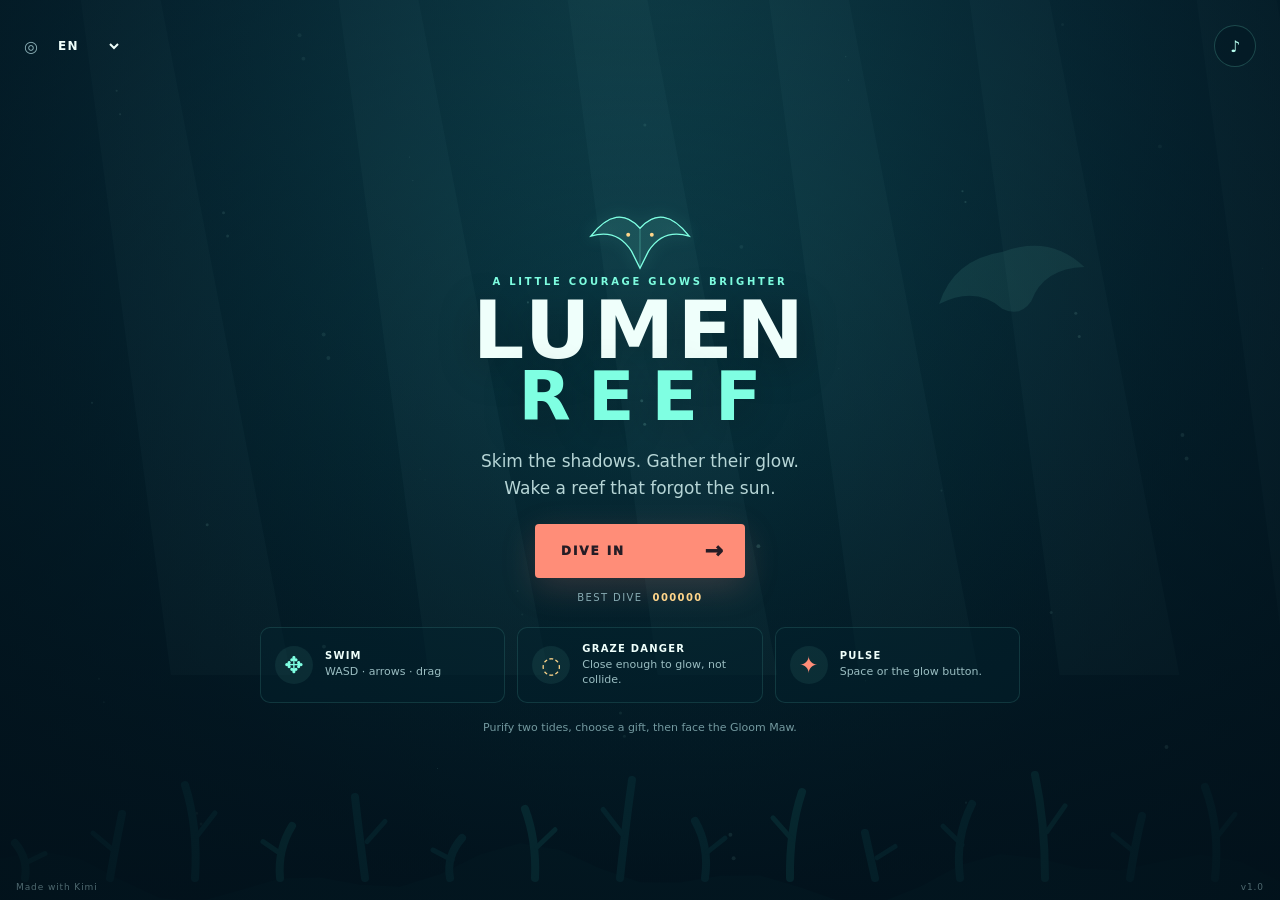
<file: index.html>
<!doctype html>
<html lang="en">
<head>
  <meta charset="utf-8">
  <meta name="viewport" content="width=device-width,initial-scale=1,viewport-fit=cover,user-scalable=no">
  <meta name="theme-color" content="#031d2a">
  <meta name="description" content="Skim danger, gather light and bring a luminous reef back to life.">
  <title>Lumen Reef</title>
  <style>:root {
  color-scheme: dark;
  --ink: #031923;
  --deep: #052b38;
  --cyan: #7fffe2;
  --cyan-soft: #b8fff0;
  --coral: #ff8d78;
  --gold: #ffd58a;
  --muted: #87abb2;
  --glass: rgba(4, 29, 39, .82);
  font-family: "Avenir Next", "Trebuchet MS", system-ui, sans-serif;
}

* { box-sizing: border-box; }
html, body { width: 100%; height: 100%; margin: 0; overflow: hidden; background: var(--ink); }
body { color: #effffb; overscroll-behavior: none; }
button, select { font: inherit; }
button { -webkit-tap-highlight-color: transparent; }
button:focus-visible, select:focus-visible { outline: 2px solid var(--cyan); outline-offset: 4px; }
button { cursor: pointer; }
.hidden { display: none !important; }
.sr-only { position: absolute; width: 1px; height: 1px; padding: 0; margin: -1px; overflow: hidden; clip: rect(0,0,0,0); white-space: nowrap; border: 0; }

#app { position: relative; width: 100%; height: 100%; min-height: 420px; isolation: isolate; }
#game { position: absolute; inset: 0; width: 100%; height: 100%; display: block; touch-action: none; }
.grain { position: absolute; inset: 0; pointer-events: none; opacity: .16; mix-blend-mode: soft-light; background-image: repeating-linear-gradient(17deg, rgba(255,255,255,.035) 0 1px, transparent 1px 5px), repeating-linear-gradient(103deg, rgba(127,255,226,.025) 0 1px, transparent 1px 7px); background-size: 19px 17px, 23px 29px; }

.hud { position: absolute; z-index: 5; left: 0; top: 0; width: 100%; display: grid; grid-template-columns: 1fr auto 1fr; align-items: start; padding: max(18px, env(safe-area-inset-top)) max(22px, env(safe-area-inset-right)) 0 max(22px, env(safe-area-inset-left)); pointer-events: none; }
.hud-cluster { display: flex; align-items: center; gap: 18px; }
.hud-right { justify-content: flex-end; }
.hud button { pointer-events: auto; }
.mini-brand { font-weight: 900; font-size: 13px; letter-spacing: .17em; line-height: 1.05; max-width: 72px; }
.mini-brand span { color: var(--cyan); }
.eyebrow { display: block; color: var(--muted); font-size: 10px; font-weight: 800; letter-spacing: .17em; }
.hearts { display: flex; gap: 6px; }
.heart { width: 18px; height: 18px; color: var(--coral); filter: drop-shadow(0 0 7px rgba(255,141,120,.35)); transition: transform .2s, opacity .2s; }
.heart.empty { color: #42606a; opacity: .55; filter: none; }
.tide-panel { text-align: center; padding: 8px 20px 10px; border: 1px solid rgba(127,255,226,.14); border-top: 0; border-radius: 0 0 16px 16px; background: rgba(3,25,35,.45); backdrop-filter: blur(8px); }
.tide-panel strong { display: block; margin-top: 3px; font-size: 14px; letter-spacing: .04em; }
.score-panel { position: relative; text-align: right; }
.score-panel strong { display: block; font-variant-numeric: tabular-nums; font-size: 20px; letter-spacing: .06em; }
.multiplier { position: absolute; right: 0; top: 100%; color: var(--gold); font-size: 12px; font-weight: 900; }
.icon-button { width: 42px; height: 42px; display: grid; place-items: center; border: 1px solid rgba(127,255,226,.2); border-radius: 50%; background: rgba(3,25,35,.55); color: var(--cyan-soft); font-weight: 800; transition: background .2s, transform .2s; }
.icon-button:hover { background: rgba(127,255,226,.13); transform: translateY(-1px); }

.charge-hud { position: absolute; z-index: 5; bottom: max(24px, env(safe-area-inset-bottom)); left: 50%; width: min(310px, 42vw); transform: translateX(-50%); pointer-events: none; }
.charge-copy { display: flex; justify-content: space-between; margin-bottom: 7px; color: var(--cyan-soft); font-size: 10px; font-weight: 900; letter-spacing: .17em; }
#chargeHint { color: var(--muted); }
.charge-track { position: relative; height: 9px; padding: 2px; overflow: hidden; border: 1px solid rgba(127,255,226,.25); border-radius: 10px; background: rgba(3,25,35,.7); }
.charge-fill { height: 100%; width: 0; border-radius: 6px; background: linear-gradient(90deg, #35a9b5, var(--cyan), var(--gold)); box-shadow: 0 0 12px rgba(127,255,226,.5); transition: width .08s linear; }
.charge-ready { position: absolute; inset: 0; border-radius: inherit; opacity: 0; box-shadow: inset 0 0 10px var(--cyan); }
.charge-hud.ready .charge-ready { animation: readyPulse 1s infinite; }
.charge-hud.ready .charge-copy { color: var(--gold); }
@keyframes readyPulse { 50% { opacity: .85; } }

.screen { position: absolute; z-index: 10; inset: 0; display: none; overflow: auto; padding: max(24px, env(safe-area-inset-top)) max(24px, env(safe-area-inset-right)) max(24px, env(safe-area-inset-bottom)) max(24px, env(safe-area-inset-left)); background: radial-gradient(circle at 50% 38%, rgba(8,66,74,.24), rgba(2,17,26,.52) 65%, rgba(2,17,26,.85)); }
.screen.visible { display: flex; }
#menuScreen { flex-direction: column; }
.screen-top { display: flex; justify-content: space-between; align-items: center; min-height: 44px; }
.language-wrap { display: flex; align-items: center; gap: 8px; color: var(--muted); }
.language-wrap select { padding: 8px 26px 8px 8px; border: 0; background: transparent; color: #effffb; font-size: 12px; font-weight: 800; letter-spacing: .12em; cursor: pointer; }
.language-wrap select option { background: var(--deep); }
.sound-button { flex: 0 0 auto; }
.sound-button.muted { color: var(--muted); }
.menu-content { width: min(760px, 100%); margin: auto; padding: 8px 0 18px; text-align: center; }
.reef-mark { width: 118px; margin: 0 auto -4px; }
.reef-mark svg { display: block; overflow: visible; }
.mark-glow { fill: rgba(127,255,226,.08); stroke: var(--cyan); stroke-width: 2; filter: drop-shadow(0 0 12px rgba(127,255,226,.35)); }
.mark-line { fill: none; stroke: rgba(127,255,226,.5); stroke-width: 1; }
.reef-mark circle { fill: var(--gold); }
.kicker { margin: 8px 0 12px; color: var(--cyan); font-size: 10px; font-weight: 900; letter-spacing: .27em; }
h1 { margin: 0; font-size: clamp(56px, 9vh, 92px); font-weight: 900; letter-spacing: .04em; line-height: .77; text-shadow: 0 8px 40px rgba(0,0,0,.3); }
h1 span { color: var(--cyan); font-size: .84em; letter-spacing: .25em; padding-left: .25em; }
.menu-description { margin: 24px auto 22px; color: #b6d5d6; font-size: clamp(14px, 2vh, 17px); line-height: 1.6; }
.primary-button { min-width: 210px; display: inline-flex; justify-content: space-between; align-items: center; gap: 28px; padding: 16px 20px 16px 26px; border: 0; border-radius: 4px; background: var(--coral); color: #251c25; box-shadow: 0 10px 35px rgba(255,141,120,.18); font-size: 12px; font-weight: 950; letter-spacing: .16em; transition: transform .18s, box-shadow .18s, background .18s; }
.primary-button:hover { transform: translateY(-2px); background: #ffa18f; box-shadow: 0 14px 40px rgba(255,141,120,.28); }
.primary-button:active { transform: translateY(1px); }
.button-arrow { font-size: 22px; line-height: 1; }
.best-line { display: flex; justify-content: center; gap: 10px; margin: 14px 0 24px; color: var(--muted); font-size: 10px; letter-spacing: .14em; }
.best-line strong { color: var(--gold); font-variant-numeric: tabular-nums; }
.how-to { display: grid; grid-template-columns: repeat(3, 1fr); gap: 12px; text-align: left; }
.how-to article { display: flex; align-items: center; gap: 12px; min-height: 76px; padding: 14px; border: 1px solid rgba(127,255,226,.12); border-radius: 10px; background: rgba(4,35,45,.45); }
.how-icon { flex: 0 0 38px; width: 38px; height: 38px; display: grid; place-items: center; border-radius: 50%; color: var(--cyan); background: rgba(127,255,226,.07); font-size: 23px; }
.graze-icon { color: var(--gold); }
.pulse-icon { color: var(--coral); }
.how-to strong { display: block; margin-bottom: 4px; font-size: 10px; letter-spacing: .12em; }
.how-to p { margin: 0; color: #9abdc1; font-size: 11px; line-height: 1.35; }
.menu-footnote { margin: 18px 0 0; color: #73999f; font-size: 11px; }
.footer-note { position: absolute; z-index: 11; left: max(16px, env(safe-area-inset-left)); right: max(16px, env(safe-area-inset-right)); bottom: max(8px, env(safe-area-inset-bottom)); display: flex; justify-content: space-between; pointer-events: none; color: rgba(153,190,193,.5); font-size: 9px; letter-spacing: .1em; }

.modal-screen { align-items: center; justify-content: center; background: rgba(2,17,26,.7); backdrop-filter: blur(9px); }
.modal-card { width: min(780px, 100%); margin: auto; padding: clamp(24px, 5vw, 46px); border: 1px solid rgba(127,255,226,.18); border-radius: 20px; background: linear-gradient(145deg, rgba(7,47,57,.96), rgba(3,25,35,.97)); box-shadow: 0 30px 90px rgba(0,0,0,.35); text-align: center; }
.modal-card .kicker { margin-top: 0; }
.modal-card h2 { margin: 8px 0 12px; font-size: clamp(30px, 5vw, 48px); letter-spacing: .04em; }
.modal-card h2 .accent { color: var(--cyan); }
.modal-card > p { max-width: 520px; margin: 0 auto 24px; color: #a8cacc; line-height: 1.6; font-size: 14px; }
.modal-actions { display: flex; flex-wrap: wrap; justify-content: center; gap: 12px; margin-top: 24px; }
.secondary-button { padding: 13px 20px; border: 1px solid rgba(127,255,226,.22); border-radius: 4px; background: transparent; color: var(--cyan-soft); font-size: 11px; font-weight: 850; letter-spacing: .12em; }
.secondary-button:hover { background: rgba(127,255,226,.08); }
.upgrade-grid { display: grid; grid-template-columns: repeat(3, 1fr); gap: 12px; margin-top: 26px; }
.upgrade-card { position: relative; min-height: 195px; padding: 22px 16px 18px; border: 1px solid rgba(127,255,226,.17); border-radius: 12px; background: rgba(127,255,226,.035); color: #effffb; text-align: left; transition: transform .18s, border-color .18s, background .18s; }
.upgrade-card:hover { transform: translateY(-5px); border-color: var(--cyan); background: rgba(127,255,226,.09); }
.upgrade-icon { display: block; margin-bottom: 18px; color: var(--gold); font-size: 32px; }
.upgrade-card strong { display: block; margin-bottom: 8px; color: var(--cyan-soft); font-size: 12px; letter-spacing: .1em; }
.upgrade-card p { margin: 0; color: #9dbfc2; font-size: 12px; line-height: 1.5; }
.upgrade-card small { position: absolute; right: 14px; bottom: 12px; color: var(--coral); font-size: 16px; }
.result-stats { display: grid; grid-template-columns: repeat(3, 1fr); gap: 10px; margin: 24px 0; }
.result-stats div { padding: 14px 8px; border-radius: 8px; background: rgba(127,255,226,.05); }
.result-stats span { display: block; margin-bottom: 6px; color: var(--muted); font-size: 9px; letter-spacing: .14em; }
.result-stats strong { color: var(--gold); font-size: 21px; font-variant-numeric: tabular-nums; }

.toast { position: absolute; z-index: 7; left: 50%; top: 22%; max-width: min(500px, 85vw); padding: 10px 18px; border-radius: 30px; background: rgba(3,25,35,.68); color: var(--cyan-soft); font-size: 12px; font-weight: 850; letter-spacing: .12em; text-align: center; pointer-events: none; opacity: 0; transform: translate(-50%, -8px); transition: opacity .3s, transform .3s; }
.toast.show { opacity: 1; transform: translate(-50%, 0); }

.touch-controls { position: absolute; z-index: 6; inset: 0; pointer-events: none; }
.joystick { position: absolute; left: max(24px, env(safe-area-inset-left)); bottom: max(28px, env(safe-area-inset-bottom)); width: 104px; height: 104px; border: 1px solid rgba(127,255,226,.18); border-radius: 50%; background: rgba(3,25,35,.22); }
.joystick-knob { position: absolute; left: 50%; top: 50%; width: 44px; height: 44px; margin: -22px; border: 1px solid rgba(127,255,226,.4); border-radius: 50%; background: rgba(127,255,226,.12); box-shadow: 0 0 20px rgba(127,255,226,.08); }
.pulse-button { position: absolute; right: max(26px, env(safe-area-inset-right)); bottom: max(34px, env(safe-area-inset-bottom)); width: 88px; height: 88px; display: grid; place-content: center; border: 1px solid rgba(127,255,226,.35); border-radius: 50%; background: rgba(5,48,58,.6); color: var(--cyan); pointer-events: auto; touch-action: manipulation; }
.pulse-button span { font-size: 30px; line-height: 1; }
.pulse-button small { margin-top: 4px; font-size: 8px; font-weight: 900; letter-spacing: .13em; }
.pulse-button.ready { background: rgba(127,255,226,.18); box-shadow: 0 0 25px rgba(127,255,226,.18); }
.pulse-button:active { transform: scale(.94); }

@media (pointer: coarse) {
  .charge-hud { bottom: max(20px, env(safe-area-inset-bottom)); width: 34vw; }
  .charge-copy { justify-content: center; }
  #chargeHint { display: none; }
}
@media (max-width: 650px) {
  #app { min-height: 360px; }
  .screen { padding: 18px; }
  .menu-content { padding-top: 0; }
  .reef-mark { width: 84px; }
  .kicker { font-size: 8px; letter-spacing: .2em; }
  h1 { font-size: clamp(48px, 8vh, 68px); }
  .menu-description { margin: 18px auto; font-size: 13px; }
  .how-to { grid-template-columns: 1fr; gap: 7px; }
  .how-to article { min-height: 52px; padding: 8px 12px; }
  .how-icon { width: 32px; height: 32px; flex-basis: 32px; font-size: 18px; }
  .menu-footnote { display: none; }
  .best-line { margin-bottom: 14px; }
  .hud { padding: max(12px, env(safe-area-inset-top)) 12px 0; }
  .mini-brand { display: none; }
  .hud-cluster { gap: 8px; }
  .heart { width: 14px; height: 14px; }
  .tide-panel { padding: 5px 12px 8px; }
  .score-panel strong { font-size: 16px; }
  .icon-button { width: 36px; height: 36px; }
  .upgrade-grid { grid-template-columns: 1fr; }
  .upgrade-card { min-height: 100px; padding: 14px 16px 14px 70px; }
  .upgrade-icon { position: absolute; left: 20px; top: 26px; margin: 0; }
  .modal-card { padding: 22px 18px; }
  .modal-card > p { margin-bottom: 16px; }
  .result-stats strong { font-size: 17px; }
}
@media (max-height: 690px) and (min-width: 651px) {
  .reef-mark { width: 76px; }
  .menu-description { margin: 14px auto; }
  .best-line { margin: 10px 0 14px; }
  .how-to article { min-height: 60px; padding: 10px; }
  .menu-footnote { margin-top: 10px; }
}
@media (max-height: 620px) {
  .reef-mark, .menu-footnote { display: none; }
  .menu-description { margin: 12px auto; }
  .how-to { margin-top: 8px; }
  .footer-note { display: none; }
}
@media (prefers-reduced-motion: reduce) {
  *, *::before, *::after { animation-duration: .01ms !important; animation-iteration-count: 1 !important; transition-duration: .01ms !important; }
}
</style>
</head>
<body>
  <main id="app">
    <canvas id="game" role="img" aria-label="Lumen Reef game area"></canvas>
    <div class="grain" aria-hidden="true"></div>

    <header id="hud" class="hud hidden" aria-label="Game status">
      <div class="hud-cluster hud-left">
        <div class="mini-brand">LUMEN <span>REEF</span></div>
        <div id="hearts" class="hearts" aria-label="Health"></div>
      </div>
      <div class="tide-panel">
        <span id="tideLabel" class="eyebrow">TIDE 1 / 3</span>
        <strong id="objective">0 / 8</strong>
      </div>
      <div class="hud-cluster hud-right">
        <div class="score-panel"><span class="eyebrow" data-i18n="score">SCORE</span><strong id="score">000000</strong><span id="multiplier" class="multiplier">×1</span></div>
        <button id="pauseButton" class="icon-button" aria-label="Pause" title="Pause (P)">Ⅱ</button>
      </div>
    </header>

    <section id="chargeHud" class="charge-hud hidden" aria-label="Light charge">
      <div class="charge-copy"><span data-i18n="glow">GLOW</span><span id="chargeHint">SPACE</span></div>
      <div class="charge-track"><div id="chargeFill" class="charge-fill"></div><div id="chargeReady" class="charge-ready"></div></div>
    </section>

    <div id="toast" class="toast" role="status" aria-live="polite"></div>
    <div id="announcement" class="sr-only" aria-live="polite"></div>

    <section id="menuScreen" class="screen visible" aria-labelledby="gameTitle">
      <div class="screen-top">
        <div class="language-wrap">
          <span aria-hidden="true">◎</span>
          <select id="languageSelect" aria-label="Language">
            <option value="en">EN</option>
            <option value="fr">FR</option>
            <option value="es">ES</option>
          </select>
        </div>
        <button id="soundButton" class="icon-button sound-button" aria-label="Mute sound" title="Sound (M)">♪</button>
      </div>
      <div class="menu-content">
        <div class="reef-mark" aria-hidden="true">
          <svg viewBox="0 0 180 110"><path class="mark-glow" d="M15 55Q55 4 90 43Q125 4 165 55Q125 43 103 78L90 104L77 78Q55 43 15 55Z"/><path class="mark-line" d="M15 55Q55 4 90 43Q125 4 165 55M90 43L90 104"/><circle cx="72" cy="53" r="3"/><circle cx="108" cy="53" r="3"/></svg>
        </div>
        <p class="kicker" data-i18n="kicker">A LITTLE COURAGE GLOWS BRIGHTER</p>
        <h1 id="gameTitle">LUMEN<br><span>REEF</span></h1>
        <p class="menu-description" data-i18n="tagline">Skim the shadows. Gather their glow.<br>Wake a reef that forgot the sun.</p>
        <button id="startButton" class="primary-button"><span data-i18n="dive">DIVE IN</span><span class="button-arrow">→</span></button>
        <div class="best-line"><span data-i18n="best">BEST DIVE</span><strong id="bestScore">000000</strong></div>
        <div class="how-to">
          <article><div class="how-icon move-icon" aria-hidden="true">✥</div><div><strong data-i18n="moveTitle">SWIM</strong><p data-i18n="moveText">WASD · arrows · drag</p></div></article>
          <article><div class="how-icon graze-icon" aria-hidden="true">◌</div><div><strong data-i18n="grazeTitle">GRAZE DANGER</strong><p data-i18n="grazeText">Close enough to glow, not collide.</p></div></article>
          <article><div class="how-icon pulse-icon" aria-hidden="true">✦</div><div><strong data-i18n="pulseTitle">PULSE</strong><p data-i18n="pulseText">Space or the glow button.</p></div></article>
        </div>
        <p class="menu-footnote" data-i18n="objectiveText">Purify two tides, choose a gift, then face the Gloom Maw.</p>
      </div>
    </section>

    <section id="modalScreen" class="screen modal-screen" aria-live="polite">
      <div id="modalCard" class="modal-card"></div>
    </section>

    <div id="touchControls" class="touch-controls hidden" aria-hidden="true">
      <div id="joystick" class="joystick"><div id="joystickKnob" class="joystick-knob"></div></div>
      <button id="pulseButton" class="pulse-button" tabindex="-1"><span>✦</span><small data-i18n="pulse">PULSE</small></button>
    </div>

    <footer class="footer-note"><span>Made with Kimi</span><span>v1.0</span></footer>
  </main>
  <script>(() => {
  "use strict";

  const $ = (id) => document.getElementById(id);
  const canvas = $("game");
  const ctx = canvas.getContext("2d", { alpha: false });
  const ui = {
    hud: $("hud"), charge: $("chargeHud"), hearts: $("hearts"), tide: $("tideLabel"),
    objective: $("objective"), score: $("score"), multiplier: $("multiplier"),
    chargeFill: $("chargeFill"), chargeHint: $("chargeHint"), menu: $("menuScreen"),
    modal: $("modalScreen"), modalCard: $("modalCard"), toast: $("toast"),
    best: $("bestScore"), touch: $("touchControls"), pulseButton: $("pulseButton"),
    language: $("languageSelect"), sound: $("soundButton"), announcement: $("announcement")
  };

  const messages = {
    en: {
      score: "SCORE", glow: "GLOW", kicker: "A LITTLE COURAGE GLOWS BRIGHTER",
      tagline: "Skim the shadows. Gather their glow.<br>Wake a reef that forgot the sun.",
      dive: "DIVE IN", best: "BEST DIVE", moveTitle: "SWIM", moveText: "WASD · arrows · drag",
      grazeTitle: "GRAZE DANGER", grazeText: "Close enough to glow, not collide.",
      pulseTitle: "PULSE", pulseText: "Space or the glow button.", pulse: "PULSE",
      objectiveText: "Purify two tides, choose a gift, then face the Gloom Maw.",
      tide: "TIDE", purified: "PURIFIED", maw: "GLOOM MAW", ready: "PULSE READY",
      space: "SPACE", tideOne: "Tide I · The Sleeping Garden", tideTwo: "Tide II · The Restless Blue",
      finalTide: "Final tide · The Gloom Maw", firstHint: "Collect motes. Skim danger to charge your glow.",
      pulseHint: "Your glow is ready — pulse!", secondHint: "Eels flash before they charge. Read the water.",
      bossHint: "Pulse near the Maw. Clear its shadow shards.", giftKicker: "THE REEF OFFERS A GIFT",
      giftTitle: "Carry one light onward.", giftText: "Choose a blessing for the next tide. One heart is restored.",
      pauseKicker: "THE CURRENT WAITS", pauseTitle: "Paused", pauseText: "Take a breath. The reef will be here.",
      resume: "KEEP SWIMMING", restart: "DIVE AGAIN", menu: "BACK TO THE SURFACE",
      victoryKicker: "THE REEF REMEMBERS", victoryTitle: "Let there be light.",
      victoryText: "The Gloom Maw dissolves into a thousand little dawns. Your current carries on.",
      defeatKicker: "THE LIGHT FLICKERS", defeatTitle: "One more dive?",
      defeatText: "Even the smallest glow changes the deep. The reef is ready for your return.",
      finalScore: "SCORE", bestScore: "BEST", spirits: "SPIRITS", newBest: "A new brightest dive!",
      phaseTwo: "The Maw is fraying — stay bright!", notReady: "Gather more glow", seed: "REEF",
      wideName: "WIDE RIPPLE", wideDesc: "Your pulse reaches 25% farther.",
      swiftName: "SWIFT FIN", swiftDesc: "Swim 15% faster and turn with more snap.",
      heartName: "WARM CURRENT", heartDesc: "Gain one maximum heart and heal two.",
      magnetName: "MOTE MAGNET", magnetDesc: "Draw lucioles from much farther away.",
      grazeName: "BRAVE GLOW", grazeDesc: "Grazing danger charges 45% more light.",
      echoName: "SOFT ECHO", echoDesc: "Pulses cost 8 less glow.",
      comboName: "LONG MELODY", comboDesc: "Combos linger two seconds longer.",
      shieldName: "PEARL WARD", shieldDesc: "A pearl blocks one collision each tide.",
      ward: "PEARL WARD", bossDefeated: "The deep blooms again", paused: "Paused",
      health: "Health", soundOn: "Sound on", soundOff: "Sound muted"
    },
    fr: {
      score: "SCORE", glow: "LUEUR", kicker: "UN PEU DE COURAGE ILLUMINE TOUT",
      tagline: "Frôle les ombres. Récolte leur lueur.<br>Réveille un récif qui a oublié le soleil.",
      dive: "PLONGER", best: "MEILLEURE PLONGÉE", moveTitle: "NAGER", moveText: "ZQSD · flèches · glisser",
      grazeTitle: "FRÔLER LE DANGER", grazeText: "Assez près pour luire, sans collision.",
      pulseTitle: "PULSER", pulseText: "Espace ou le bouton lueur.", pulse: "PULSER",
      objectiveText: "Purifie deux marées, choisis un don, puis affronte la Gueule sombre.",
      tide: "MARÉE", purified: "PURIFIÉS", maw: "GUEULE SOMBRE", ready: "PULSATION PRÊTE",
      space: "ESPACE", tideOne: "Marée I · Le jardin endormi", tideTwo: "Marée II · Le bleu agité",
      finalTide: "Dernière marée · La Gueule sombre", firstHint: "Cueille les lucioles. Frôle le danger pour charger ta lueur.",
      pulseHint: "Ta lueur est prête — pulse !", secondHint: "Les murènes brillent avant de charger. Lis le courant.",
      bossHint: "Pulse près de la Gueule. Dissipe ses éclats d’ombre.", giftKicker: "LE RÉCIF T’OFFRE UN DON",
      giftTitle: "Emporte une lumière.", giftText: "Choisis une bénédiction pour la marée suivante. Un cœur est restauré.",
      pauseKicker: "LE COURANT ATTEND", pauseTitle: "Pause", pauseText: "Respire. Le récif sera toujours là.",
      resume: "CONTINUER À NAGER", restart: "REPLONGER", menu: "REMONTER À LA SURFACE",
      victoryKicker: "LE RÉCIF SE SOUVIENT", victoryTitle: "Que la lumière soit.",
      victoryText: "La Gueule sombre se dissout en mille petites aubes. Ton courant continue de briller.",
      defeatKicker: "LA LUEUR VACILLE", defeatTitle: "Encore une plongée ?",
      defeatText: "Même la plus petite lueur change les profondeurs. Le récif attend ton retour.",
      finalScore: "SCORE", bestScore: "RECORD", spirits: "ESPRITS", newBest: "Ta plus belle plongée !",
      phaseTwo: "La Gueule se fissure — continue de briller !", notReady: "Récolte encore de la lueur", seed: "RÉCIF",
      wideName: "GRANDE ONDE", wideDesc: "Ta pulsation porte 25 % plus loin.",
      swiftName: "NAGEOIRE VIVE", swiftDesc: "Nage 15 % plus vite et tourne avec plus d’élan.",
      heartName: "COURANT TIÈDE", heartDesc: "Gagne un cœur maximum et soigne-en deux.",
      magnetName: "AIMANT À LUCIOLES", magnetDesc: "Attire les lucioles de beaucoup plus loin.",
      grazeName: "LUEUR INTRÉPIDE", grazeDesc: "Frôler le danger charge 45 % de lumière en plus.",
      echoName: "DOUX ÉCHO", echoDesc: "Les pulsations coûtent 8 de lueur en moins.",
      comboName: "LONGUE MÉLODIE", comboDesc: "Les combos durent deux secondes de plus.",
      shieldName: "GARDE-PERLE", shieldDesc: "Une perle bloque une collision à chaque marée.",
      ward: "GARDE-PERLE", bossDefeated: "Les profondeurs refleurissent", paused: "Pause",
      health: "Santé", soundOn: "Son activé", soundOff: "Son coupé"
    },
    es: {
      score: "PUNTOS", glow: "BRILLO", kicker: "UN POCO DE VALOR ILUMINA LAS PROFUNDIDADES",
      tagline: "Roza las sombras. Recoge su brillo.<br>Despierta un arrecife que olvidó el sol.",
      dive: "SUMERGIRSE", best: "MEJOR INMERSIÓN", moveTitle: "NADAR", moveText: "WASD · flechas · arrastrar",
      grazeTitle: "ROZAR EL PELIGRO", grazeText: "Lo bastante cerca para brillar, sin chocar.",
      pulseTitle: "PULSAR", pulseText: "Espacio o el botón de brillo.", pulse: "PULSAR",
      objectiveText: "Purifica dos mareas, elige un don y enfréntate a la Fauciombra.",
      tide: "MAREA", purified: "PURIFICADOS", maw: "FAUCIOMBRA", ready: "PULSO LISTO",
      space: "ESPACIO", tideOne: "Marea I · El jardín dormido", tideTwo: "Marea II · El azul inquieto",
      finalTide: "Marea final · La Fauciombra", firstHint: "Recoge luciérnagas. Roza el peligro para cargar tu brillo.",
      pulseHint: "Tu brillo está listo: ¡pulsa!", secondHint: "Las morenas brillan antes de embestir. Lee el agua.",
      bossHint: "Pulsa junto a las fauces. Disipa sus esquirlas de sombra.", giftKicker: "EL ARRECIFE TE OFRECE UN DON",
      giftTitle: "Lleva una luz contigo.", giftText: "Elige una bendición para la siguiente marea. Recuperas un corazón.",
      pauseKicker: "LA CORRIENTE ESPERA", pauseTitle: "Pausa", pauseText: "Respira. El arrecife seguirá aquí.",
      resume: "SEGUIR NADANDO", restart: "NADAR OTRA VEZ", menu: "VOLVER A LA SUPERFICIE",
      victoryKicker: "EL ARRECIFE RECUERDA", victoryTitle: "Que se haga la luz.",
      victoryText: "La Fauciombra se disuelve en mil pequeños amaneceres. Tu corriente sigue viva.",
      defeatKicker: "LA LUZ TITILA", defeatTitle: "¿Otra inmersión?",
      defeatText: "Hasta el brillo más pequeño cambia el abismo. El arrecife espera tu regreso.",
      finalScore: "PUNTOS", bestScore: "RÉCORD", spirits: "ESPÍRITUS", newBest: "¡Tu inmersión más brillante!",
      phaseTwo: "¡La Fauciombra se resquebraja! ¡Sigue brillando!", notReady: "Reúne más brillo", seed: "ARRECIFE",
      wideName: "ONDA AMPLIA", wideDesc: "Tu pulso llega un 25 % más lejos.",
      swiftName: "ALETA ÁGIL", swiftDesc: "Nada un 15 % más rápido y gira con más impulso.",
      heartName: "CORRIENTE CÁLIDA", heartDesc: "Gana un corazón máximo y recupera dos.",
      magnetName: "IMÁN DE LUCIOLES", magnetDesc: "Atrae luciérnagas desde mucho más lejos.",
      grazeName: "BRILLO AUDAZ", grazeDesc: "Rozar el peligro carga un 45 % más de luz.",
      echoName: "ECO SUAVE", echoDesc: "Los pulsos cuestan 8 menos de brillo.",
      comboName: "MELODÍA LARGA", comboDesc: "Los combos duran dos segundos más.",
      shieldName: "GUARDA DE PERLA", shieldDesc: "Una perla bloquea una colisión en cada marea.",
      ward: "GUARDA DE PERLA", bossDefeated: "El abismo florece de nuevo", paused: "Pausa",
      health: "Salud", soundOn: "Sonido activado", soundOff: "Sonido silenciado"
    }
  };

  const upgradePool = [
    { id: "wide", icon: "◎", name: "wideName", desc: "wideDesc" },
    { id: "swift", icon: "≈", name: "swiftName", desc: "swiftDesc" },
    { id: "heart", icon: "♡", name: "heartName", desc: "heartDesc" },
    { id: "magnet", icon: "⌁", name: "magnetName", desc: "magnetDesc" },
    { id: "graze", icon: "◌", name: "grazeName", desc: "grazeDesc" },
    { id: "echo", icon: "✦", name: "echoName", desc: "echoDesc" },
    { id: "combo", icon: "♪", name: "comboName", desc: "comboDesc" },
    { id: "shield", icon: "◇", name: "shieldName", desc: "shieldDesc" }
  ];

  let language = "en";
  let muted = false;
  try {
    const savedLanguage = localStorage.getItem("lumen-language");
    if (["en", "fr", "es"].includes(savedLanguage)) language = savedLanguage;
    muted = localStorage.getItem("lumen-muted") === "true";
  } catch (_) {}

  const t = (key) => (messages[language] && messages[language][key]) || messages.en[key] || key;
  const clamp = (value, min, max) => Math.max(min, Math.min(max, value));
  const distance = (a, b) => Math.hypot(a.x - b.x, a.y - b.y);
  const padScore = (value) => Math.floor(value).toString().padStart(6, "0");
  const query = new URLSearchParams(location.search);
  const querySeed = query.get("seed");
  const demoMode = query.get("demo") === "1";
  let seed = Number(querySeed) || ((Date.now() ^ (Math.random() * 0xffffffff)) >>> 0);
  let randomState = seed >>> 0;
  const random = () => {
    randomState = (randomState + 0x6d2b79f5) >>> 0;
    let n = randomState;
    n = Math.imul(n ^ (n >>> 15), n | 1);
    n ^= n + Math.imul(n ^ (n >>> 7), n | 61);
    return ((n ^ (n >>> 14)) >>> 0) / 4294967296;
  };
  const range = (min, max) => min + random() * (max - min);

  class ReefAudio {
    constructor() { this.context = null; this.master = null; }
    init() {
      if (!this.context) {
        const AudioContext = window.AudioContext || window.webkitAudioContext;
        if (!AudioContext) return;
        this.context = new AudioContext();
        this.master = this.context.createGain();
        this.master.gain.value = muted ? 0 : 0.5;
        this.master.connect(this.context.destination);
      }
      if (this.context.state === "suspended") this.context.resume().catch(() => {});
    }
    setMuted(value) {
      if (!this.master || !this.context) return;
      this.master.gain.setTargetAtTime(value ? 0 : 0.5, this.context.currentTime, 0.03);
    }
    tone(frequency, duration, type = "sine", volume = 0.08, delay = 0, endFrequency = null) {
      if (!this.context || !this.master || muted) return;
      const now = this.context.currentTime + delay;
      const oscillator = this.context.createOscillator();
      const gain = this.context.createGain();
      oscillator.type = type;
      oscillator.frequency.setValueAtTime(frequency, now);
      if (endFrequency) oscillator.frequency.exponentialRampToValueAtTime(endFrequency, now + duration);
      gain.gain.setValueAtTime(0.0001, now);
      gain.gain.exponentialRampToValueAtTime(volume, now + Math.min(0.025, duration / 3));
      gain.gain.exponentialRampToValueAtTime(0.0001, now + duration);
      oscillator.connect(gain);
      gain.connect(this.master);
      oscillator.start(now);
      oscillator.stop(now + duration + 0.03);
    }
    collect(combo) {
      this.tone(440 + Math.min(combo, 8) * 45, 0.13, "sine", 0.055);
      this.tone(660 + Math.min(combo, 8) * 50, 0.16, "sine", 0.025, 0.035);
    }
    pulse() {
      this.tone(180, 0.42, "sine", 0.13, 0, 680);
      this.tone(90, 0.25, "triangle", 0.09, 0, 210);
    }
    purify() { this.tone(520, 0.24, "triangle", 0.07, 0, 900); }
    hit() { this.tone(130, 0.35, "sawtooth", 0.09, 0, 52); }
    select() { this.tone(420, 0.12, "sine", 0.05); this.tone(630, 0.2, "sine", 0.04, 0.08); }
    victory() { [392, 494, 587, 784, 988].forEach((note, i) => this.tone(note, 0.55, "sine", 0.065, i * 0.13)); }
    defeat() { [260, 220, 174].forEach((note, i) => this.tone(note, 0.45, "triangle", 0.055, i * 0.18)); }
  }
  const audio = new ReefAudio();

  let width = innerWidth;
  let height = innerHeight;
  let dpr = 1;
  let scene = "menu";
  let run = null;
  let lastTime = performance.now();
  let toastTimer = 0;
  let bestScore = 0;
  let hudCache = {};
  const keys = new Set();
  const pointer = { active: false, id: null, x: 0, y: 0, type: "mouse" };
  const ambient = Array.from({ length: 55 }, (_, i) => ({
    x: ((i * 83) % 997) / 997, y: ((i * 137) % 991) / 991,
    r: 0.6 + (i % 4) * 0.45, speed: 0.006 + (i % 5) * 0.002, phase: i * 0.7
  }));
  try { bestScore = Number(localStorage.getItem("lumen-best")) || 0; } catch (_) {}

  function resize() {
    width = innerWidth;
    height = innerHeight;
    dpr = Math.min(window.devicePixelRatio || 1, 2);
    canvas.width = Math.round(width * dpr);
    canvas.height = Math.round(height * dpr);
    canvas.style.width = `${width}px`;
    canvas.style.height = `${height}px`;
    ctx.setTransform(dpr, 0, 0, dpr, 0, 0);
    if (run && run.player) {
      run.player.x = clamp(run.player.x, 30, width - 30);
      run.player.y = clamp(run.player.y, 80, height - 30);
    }
  }

  function translate() {
    document.documentElement.lang = language;
    document.querySelectorAll("[data-i18n]").forEach((element) => { element.innerHTML = t(element.dataset.i18n); });
    ui.language.value = language;
    ui.best.textContent = padScore(bestScore);
    ui.sound.textContent = muted ? "♩" : "♪";
    ui.sound.classList.toggle("muted", muted);
    ui.sound.setAttribute("aria-label", muted ? t("soundOff") : t("soundOn"));
    ui.hearts.setAttribute("aria-label", t("health"));
    if (scene !== "menu" && scene !== "playing") renderModal();
    updateHud(true);
  }

  function toggleSound() {
    muted = !muted;
    audio.init();
    audio.setMuted(muted);
    try { localStorage.setItem("lumen-muted", String(muted)); } catch (_) {}
    translate();
    if (!muted) audio.select();
  }

  function toast(text, duration = 2.6) {
    ui.toast.textContent = text;
    ui.toast.classList.add("show");
    toastTimer = duration;
  }

  function createRun() {
    randomState = seed >>> 0;
    return {
      player: { x: width / 2, y: height * 0.62, vx: 0, vy: 0, angle: -Math.PI / 2, invulnerable: 0 },
      tide: 1, score: 0, light: 35, hearts: 4, maxHearts: 4, shield: 0,
      multiplier: 1, combo: 0, comboTimer: 0, purified: 0, totalPurified: 0,
      quota: 8, enemies: [], motes: [], particles: [], pulses: [], floaters: [], shards: [],
      spawnTimer: 0.5, moteTimer: 0, elapsed: 0, pulseCooldown: 0, pulseFlash: 0,
      upgrades: [], choices: [], bossPhase: false, ended: false, grazeSound: 0
    };
  }

  function startRun() {
    audio.init();
    audio.select();
    seed = Number(querySeed) || ((Date.now() ^ (Math.random() * 0xffffffff)) >>> 0);
    run = createRun();
    scene = "playing";
    ui.menu.classList.remove("visible");
    ui.modal.classList.remove("visible");
    ui.hud.classList.remove("hidden");
    ui.charge.classList.remove("hidden");
    if (matchMedia("(pointer: coarse)").matches || width < 700) ui.touch.classList.remove("hidden");
    startTide(1);
  }

  function startTide(number) {
    if (!run) return;
    run.tide = number;
    run.purified = 0;
    run.quota = number === 1 ? 8 : 12;
    run.enemies = [];
    run.shards = [];
    run.motes = [];
    run.pulses = [];
    run.spawnTimer = 0.4;
    run.moteTimer = 0;
    run.bossPhase = false;
    run.shield = run.upgrades.includes("shield") ? 1 : 0;
    run.player.x = width / 2;
    run.player.y = height * 0.62;
    run.player.vx = 0;
    run.player.vy = 0;
    run.player.invulnerable = 1;
    run.light = Math.max(run.light, 35);
    scene = "playing";
    ui.modal.classList.remove("visible");
    ui.touch.classList.toggle("hidden", !(matchMedia("(pointer: coarse)").matches || width < 700));
    for (let i = 0; i < 8; i++) spawnMote(range(50, width - 50), range(110, height - 60));
    if (number === 3) spawnBoss();
    toast(number === 1 ? t("firstHint") : number === 2 ? t("secondHint") : t("bossHint"), 4);
    ui.announcement.textContent = number === 1 ? t("tideOne") : number === 2 ? t("tideTwo") : t("finalTide");
    updateHud(true);
  }

  function showMenu() {
    scene = "menu";
    run = null;
    ui.menu.classList.add("visible");
    ui.modal.classList.remove("visible");
    ui.hud.classList.add("hidden");
    ui.charge.classList.add("hidden");
    ui.touch.classList.add("hidden");
    ui.toast.classList.remove("show");
    translate();
  }

  function togglePause() {
    if (scene === "playing") {
      scene = "paused";
      renderModal();
      ui.touch.classList.add("hidden");
    } else if (scene === "paused") {
      scene = "playing";
      ui.modal.classList.remove("visible");
      if (matchMedia("(pointer: coarse)").matches || width < 700) ui.touch.classList.remove("hidden");
      lastTime = performance.now();
    }
  }

  function completeTide() {
    if (!run || scene !== "playing") return;
    scene = "upgrade";
    run.score += run.hearts * 100;
    run.hearts = Math.min(run.maxHearts, run.hearts + 1);
    run.enemies = [];
    run.shards = [];
    run.choices = [...upgradePool].sort(() => random() - 0.5).slice(0, 3);
    ui.touch.classList.add("hidden");
    audio.select();
    renderModal();
    if (demoMode) {
      const priority = ["heart", "shield", "wide", "echo", "swift", "graze", "magnet", "combo"];
      const choice = run.choices.find((upgrade) => upgrade.id === priority.find((id) => run.choices.some((item) => item.id === id)));
      if (choice) chooseUpgrade(choice.id);
    }
  }

  function chooseUpgrade(id) {
    if (!run || scene !== "upgrade") return;
    run.upgrades.push(id);
    if (id === "heart") {
      run.maxHearts += 1;
      run.hearts = Math.min(run.maxHearts, run.hearts + 2);
    }
    audio.select();
    startTide(run.tide + 1);
  }

  function endRun(victory) {
    if (!run || run.ended) return;
    run.ended = true;
    scene = victory ? "victory" : "gameover";
    if (victory) run.score += 1500 + run.hearts * 250;
    const isBest = run.score > bestScore;
    if (isBest) {
      bestScore = Math.floor(run.score);
      try { localStorage.setItem("lumen-best", String(bestScore)); } catch (_) {}
    }
    run.newBest = isBest;
    ui.touch.classList.add("hidden");
    if (victory) {
      audio.victory();
      for (let i = 0; i < 100; i++) spawnParticle(width / 2, height / 2, i % 2 ? "#7fffe2" : "#ffd58a", range(40, 240));
    } else audio.defeat();
    updateHud(true);
    renderModal();
  }

  function renderModal() {
    if (!run && scene !== "menu") return;
    let html = "";
    if (scene === "paused") {
      html = `<p class="kicker">${t("pauseKicker")}</p><h2>${t("pauseTitle")}</h2><p>${t("pauseText")}</p><div class="modal-actions"><button class="primary-button" data-action="resume"><span>${t("resume")}</span><span>→</span></button><button class="secondary-button" data-action="menu">${t("menu")}</button></div>`;
    } else if (scene === "upgrade") {
      html = `<p class="kicker">${t("giftKicker")}</p><h2>${t("giftTitle")}</h2><p>${t("giftText")}</p><div class="upgrade-grid">${run.choices.map((upgrade) => `<button class="upgrade-card" data-upgrade="${upgrade.id}"><span class="upgrade-icon">${upgrade.icon}</span><strong>${t(upgrade.name)}</strong><p>${t(upgrade.desc)}</p><small>→</small></button>`).join("")}</div>`;
    } else if (scene === "victory" || scene === "gameover") {
      const victory = scene === "victory";
      html = `<p class="kicker">${t(victory ? "victoryKicker" : "defeatKicker")}</p><h2>${t(victory ? "victoryTitle" : "defeatTitle")}</h2><p>${t(victory ? "victoryText" : "defeatText")}</p><div class="result-stats"><div><span>${t("finalScore")}</span><strong>${padScore(run.score)}</strong></div><div><span>${t("bestScore")}</span><strong>${padScore(bestScore)}</strong></div><div><span>${t("spirits")}</span><strong>${run.totalPurified}</strong></div></div>${run.newBest ? `<p class="kicker">${t("newBest")}</p>` : ""}<p class="eyebrow">${t("seed")} ${seed.toString(36).toUpperCase()}</p><div class="modal-actions"><button class="primary-button" data-action="restart"><span>${t("restart")}</span><span>↻</span></button><button class="secondary-button" data-action="menu">${t("menu")}</button></div>`;
    } else return;
    ui.modalCard.innerHTML = html;
    ui.modal.classList.add("visible");
    ui.modalCard.querySelectorAll("[data-action]").forEach((button) => {
      button.addEventListener("click", () => {
        const action = button.dataset.action;
        if (action === "resume") togglePause();
        if (action === "restart") startRun();
        if (action === "menu") showMenu();
      });
    });
    ui.modalCard.querySelectorAll("[data-upgrade]").forEach((button) => {
      button.addEventListener("click", () => chooseUpgrade(button.dataset.upgrade));
    });
  }

  function pulseCost() { return run && run.upgrades.includes("echo") ? 27 : 35; }
  function pulseRadius() { return run && run.upgrades.includes("wide") ? 150 : 120; }

  function triggerPulse() {
    if (!run || scene !== "playing" || run.pulseCooldown > 0) return;
    audio.init();
    if (run.light < pulseCost()) {
      if (toastTimer <= 0) toast(t("notReady"), 0.8);
      return;
    }
    run.light -= pulseCost();
    run.pulseCooldown = 0.32;
    run.pulseFlash = 0.3;
    run.pulses.push({ x: run.player.x, y: run.player.y, radius: 8, max: pulseRadius(), life: 0.48, total: 0.48 });
    audio.pulse();
    ui.pulseButton.animate([{ transform: "scale(.9)" }, { transform: "scale(1.12)" }, { transform: "scale(1)" }], { duration: 260 });
    const radius = pulseRadius();
    for (const enemy of run.enemies) {
      if (enemy.dead || distance(run.player, enemy) > radius + enemy.r) continue;
      if (enemy.type === "boss") damageBoss(enemy);
      else purifyEnemy(enemy);
    }
    for (const shard of run.shards) {
      if (!shard.dead && distance(run.player, shard) <= radius) {
        shard.dead = true;
        run.score += 15 * run.multiplier;
        for (let i = 0; i < 5; i++) spawnParticle(shard.x, shard.y, "#7fffe2", 80);
      }
    }
  }

  function spawnMote(x, y, value = 1) {
    if (!run || run.motes.length > 45) return;
    run.motes.push({ x, y, vx: range(-12, 12), vy: range(-15, -4), r: 6, phase: range(0, Math.PI * 2), value, dead: false });
  }

  function spawnParticle(x, y, color = "#7fffe2", speed = 100) {
    if (!run || run.particles.length > 320) return;
    const angle = range(0, Math.PI * 2);
    const velocity = range(speed * 0.25, speed);
    const life = range(0.35, 0.9);
    run.particles.push({ x, y, vx: Math.cos(angle) * velocity, vy: Math.sin(angle) * velocity, color, life, total: life, size: range(1.5, 4) });
  }

  function floatingText(x, y, text, color = "#ffd58a") {
    if (!run || run.floaters.length > 24) return;
    run.floaters.push({ x, y, text, color, life: 0.9, total: 0.9 });
  }

  function spawnEnemy() {
    if (!run || run.tide === 3) return;
    const side = Math.floor(random() * 4);
    let x = side === 0 ? -35 : side === 1 ? width + 35 : range(30, width - 30);
    let y = side === 2 ? 85 : side === 3 ? height + 35 : range(110, height - 30);
    if (side < 2) y = range(110, height - 50);
    if (side === 2) x = random() < 0.5 ? -35 : width + 35;
    const roll = random();
    const type = run.tide === 1 ? "jelly" : roll < 0.42 ? "jelly" : roll < 0.75 ? "eel" : "puffer";
    const enemy = { type, x, y, vx: 0, vy: 0, age: 0, phase: range(0, 6.28), dead: false, grazed: false, state: "roam", timer: range(1.2, 2.4), flash: 0 };
    if (type === "jelly") {
      enemy.r = 18;
      const angle = Math.atan2(height / 2 - y, width / 2 - x) + range(-0.7, 0.7);
      enemy.vx = Math.cos(angle) * range(28, 48);
      enemy.vy = Math.sin(angle) * range(28, 48);
    } else if (type === "eel") {
      enemy.r = 17;
      enemy.vx = range(-30, 30);
      enemy.vy = range(-30, 30);
    } else {
      enemy.r = 21;
      enemy.vx = 0;
      enemy.vy = 0;
    }
    run.enemies.push(enemy);
  }

  function spawnBoss() {
    run.enemies.push({ type: "boss", x: width / 2, y: Math.max(155, height * 0.27), baseY: Math.max(155, height * 0.27), vx: 0, vy: 0, age: 0, r: 62, hp: 8, maxHp: 8, attackTimer: 2.4, flash: 0, dead: false, phase: 0 });
  }

  function spawnShards(boss) {
    const count = run.bossPhase ? 10 : 7;
    for (let i = 0; i < count; i++) {
      const angle = (i / count) * Math.PI * 2 + boss.age * 0.3;
      const speed = run.bossPhase ? 130 : 105;
      run.shards.push({ x: boss.x, y: boss.y, vx: Math.cos(angle) * speed, vy: Math.sin(angle) * speed, r: 9, life: 6, dead: false, phase: angle });
    }
    const angle = Math.atan2(run.player.y - boss.y, run.player.x - boss.x);
    run.shards.push({ x: boss.x, y: boss.y, vx: Math.cos(angle) * 175, vy: Math.sin(angle) * 175, r: 10, life: 5, dead: false, phase: angle });
    for (let i = 0; i < 4; i++) spawnMote(range(45, width - 45), range(105, height - 45));
    audio.tone(105, 0.4, "sawtooth", 0.045, 0, 72);
  }

  function purifyEnemy(enemy) {
    if (enemy.dead) return;
    enemy.dead = true;
    run.purified += 1;
    run.totalPurified += 1;
    run.combo += 1;
    run.comboTimer = run.upgrades.includes("combo") ? 5 : 3;
    run.multiplier = Math.min(5, 1 + Math.floor(run.combo / 4));
    const points = 120 * run.multiplier;
    run.score += points;
    run.light = Math.min(100, run.light + 12);
    floatingText(enemy.x, enemy.y - 15, `+${points}`);
    for (let i = 0; i < 18; i++) spawnParticle(enemy.x, enemy.y, i % 3 ? "#7fffe2" : "#ff8d78", 145);
    for (let i = 0; i < 4; i++) spawnMote(enemy.x + range(-20, 20), enemy.y + range(-20, 20));
    audio.purify();
  }

  function damageBoss(boss) {
    if (boss.flash > 0.12 || boss.dead) return;
    boss.hp -= 1;
    boss.flash = 0.4;
    run.score += 300 * run.multiplier;
    run.totalPurified += 1;
    floatingText(boss.x, boss.y - 65, `+${300 * run.multiplier}`);
    for (let i = 0; i < 30; i++) spawnParticle(boss.x, boss.y, i % 2 ? "#7fffe2" : "#c687ff", 190);
    for (let i = 0; i < 3; i++) spawnMote(boss.x + range(-70, 70), boss.y + range(-50, 70));
    audio.purify();
    if (boss.hp <= 3 && !run.bossPhase) {
      run.bossPhase = true;
      boss.attackTimer = 1;
      toast(t("phaseTwo"), 3);
    }
    if (boss.hp <= 0) {
      boss.dead = true;
      toast(t("bossDefeated"), 2);
      endRun(true);
    }
  }

  function hurtPlayer(source) {
    const player = run.player;
    if (player.invulnerable > 0 || scene !== "playing") return;
    if (run.shield > 0) {
      run.shield -= 1;
      player.invulnerable = 1.2;
      floatingText(player.x, player.y - 30, t("ward"), "#7fffe2");
      for (let i = 0; i < 18; i++) spawnParticle(player.x, player.y, "#7fffe2", 150);
      audio.select();
      return;
    }
    run.hearts -= 1;
    run.light = Math.max(0, run.light - 25);
    run.combo = 0;
    run.multiplier = 1;
    run.comboTimer = 0;
    player.invulnerable = 1.6;
    const angle = Math.atan2(player.y - source.y, player.x - source.x);
    player.vx = Math.cos(angle) * 260;
    player.vy = Math.sin(angle) * 260;
    for (let i = 0; i < 25; i++) spawnParticle(player.x, player.y, "#ff8d78", 175);
    audio.hit();
    updateHud(true);
    if (run.hearts <= 0) endRun(false);
  }

  function driveDemo() {
    if (!demoMode || !run || scene !== "playing") return;
    const nearest = (items) => items.reduce((best, item) => !best || distance(run.player, item) < distance(run.player, best) ? item : best, null);
    const ready = run.light >= pulseCost();
    let target = null;
    if (ready && run.enemies.length) target = nearest(run.enemies);
    else if (run.motes.length) target = nearest(run.motes);
    if (!target) target = { x: width / 2, y: height * 0.65 };
    pointer.active = true;
    pointer.x = target.x;
    pointer.y = target.y;
    if (ready && target.type && distance(run.player, target) < pulseRadius() + (target.type === "boss" ? 45 : 8)) triggerPulse();
  }

  function updatePlayer(dt) {
    const player = run.player;
    driveDemo();
    let dx = 0;
    let dy = 0;
    if (keys.has("ArrowLeft") || keys.has("KeyA") || keys.has("KeyQ")) dx -= 1;
    if (keys.has("ArrowRight") || keys.has("KeyD")) dx += 1;
    if (keys.has("ArrowUp") || keys.has("KeyW") || keys.has("KeyZ")) dy -= 1;
    if (keys.has("ArrowDown") || keys.has("KeyS")) dy += 1;
    if (!dx && !dy && pointer.active) {
      const px = pointer.x - player.x;
      const py = pointer.y - player.y;
      const length = Math.hypot(px, py);
      if (length > 14) { dx = px / length; dy = py / length; }
    }
    const length = Math.hypot(dx, dy);
    if (length > 1) { dx /= length; dy /= length; }
    const swift = run.upgrades.includes("swift");
    const acceleration = swift ? 1700 : 1400;
    const maxSpeed = swift ? 330 : 285;
    player.vx += dx * acceleration * dt;
    player.vy += dy * acceleration * dt;
    const damping = Math.pow(dx || dy ? 0.12 : 0.035, dt);
    player.vx *= damping;
    player.vy *= damping;
    const speed = Math.hypot(player.vx, player.vy);
    if (speed > maxSpeed) { player.vx = player.vx / speed * maxSpeed; player.vy = player.vy / speed * maxSpeed; }
    player.x += player.vx * dt;
    player.y += player.vy * dt;
    const margin = 25;
    if (player.x < margin || player.x > width - margin) { player.vx *= -0.35; player.x = clamp(player.x, margin, width - margin); }
    if (player.y < 78 || player.y > height - margin) { player.vy *= -0.35; player.y = clamp(player.y, 78, height - margin); }
    if (Math.hypot(player.vx, player.vy) > 12) player.angle = Math.atan2(player.vy, player.vx);
    player.invulnerable = Math.max(0, player.invulnerable - dt);
  }

  function constrainEnemy(enemy) {
    if (enemy.x < 20 && enemy.vx < 0) { enemy.x = 20; enemy.vx = Math.abs(enemy.vx); }
    else if (enemy.x > width - 20 && enemy.vx > 0) { enemy.x = width - 20; enemy.vx = -Math.abs(enemy.vx); }
    if (enemy.y < 90 && enemy.vy < 0) { enemy.y = 90; enemy.vy = Math.abs(enemy.vy); }
    else if (enemy.y > height - 20 && enemy.vy > 0) { enemy.y = height - 20; enemy.vy = -Math.abs(enemy.vy); }
  }

  function updateEnemies(dt) {
    const player = run.player;
    for (const enemy of run.enemies) {
      if (enemy.dead) continue;
      enemy.age += dt;
      enemy.flash = Math.max(0, enemy.flash - dt);
      if (enemy.type === "jelly") {
        enemy.x += enemy.vx * dt;
        enemy.y += (enemy.vy + Math.sin(enemy.age * 2 + enemy.phase) * 16) * dt;
      } else if (enemy.type === "puffer") {
        const angle = Math.atan2(player.y - enemy.y, player.x - enemy.x);
        const speed = 28 + run.tide * 5;
        enemy.vx += (Math.cos(angle) * speed - enemy.vx) * dt * 1.3;
        enemy.vy += (Math.sin(angle) * speed - enemy.vy) * dt * 1.3;
        enemy.x += enemy.vx * dt;
        enemy.y += enemy.vy * dt;
        enemy.currentR = enemy.r * (1 + Math.max(0, Math.sin(enemy.age * 2.2)) * 0.28);
      } else if (enemy.type === "eel") {
        enemy.timer -= dt;
        if (enemy.state === "roam") {
          enemy.x += enemy.vx * dt;
          enemy.y += enemy.vy * dt;
          if (enemy.timer <= 0) { enemy.state = "aim"; enemy.timer = 0.85; enemy.vx = 0; enemy.vy = 0; }
        } else if (enemy.state === "aim") {
          if (enemy.timer <= 0) {
            const angle = Math.atan2(player.y - enemy.y, player.x - enemy.x);
            enemy.vx = Math.cos(angle) * 390;
            enemy.vy = Math.sin(angle) * 390;
            enemy.state = "dash";
            enemy.timer = 0.6;
          }
        } else if (enemy.state === "dash") {
          enemy.x += enemy.vx * dt;
          enemy.y += enemy.vy * dt;
          if (enemy.timer <= 0) { enemy.state = "roam"; enemy.timer = range(1.2, 2); enemy.vx *= 0.12; enemy.vy *= 0.12; }
        }
      } else if (enemy.type === "boss") {
        enemy.x = width / 2 + Math.sin(enemy.age * (run.bossPhase ? 0.9 : 0.55)) * Math.min(width * 0.25, 220);
        enemy.y = enemy.baseY + Math.sin(enemy.age * 1.2) * 18;
        enemy.attackTimer -= dt;
        if (enemy.attackTimer <= 0) {
          spawnShards(enemy);
          enemy.attackTimer = run.bossPhase ? 2.35 : 3.25;
        }
      }
      if (enemy.type !== "boss") constrainEnemy(enemy);
      const enemyRadius = enemy.currentR || enemy.r;
      const gap = distance(player, enemy) - enemyRadius - 18;
      if (gap < 3) hurtPlayer(enemy);
      else if (gap < 30 && scene === "playing") {
        const charge = (run.upgrades.includes("graze") ? 42 : 29) * dt;
        run.light = Math.min(100, run.light + charge);
        run.score += 5 * dt * run.multiplier;
        enemy.grazed = true;
        run.grazeSound -= dt;
        if (random() < dt * 14) spawnParticle(player.x + range(-18, 18), player.y + range(-18, 18), "#ffd58a", 45);
        if (run.grazeSound <= 0) {
          audio.tone(290 + run.light * 2, 0.08, "sine", 0.018);
          run.grazeSound = 0.35;
        }
      } else enemy.grazed = false;
    }
    run.enemies = run.enemies.filter((enemy) => !enemy.dead);
  }

  function updateShards(dt) {
    for (const shard of run.shards) {
      if (shard.dead) continue;
      shard.life -= dt;
      shard.x += shard.vx * dt;
      shard.y += shard.vy * dt;
      if (shard.life <= 0 || shard.x < -30 || shard.x > width + 30 || shard.y < 60 || shard.y > height + 30) shard.dead = true;
      if (!shard.dead && distance(run.player, shard) < shard.r + 15) { shard.dead = true; hurtPlayer(shard); }
    }
    run.shards = run.shards.filter((shard) => !shard.dead);
  }

  function updateMotes(dt) {
    const player = run.player;
    const magnetRadius = run.upgrades.includes("magnet") ? 150 : 78;
    for (const mote of run.motes) {
      if (mote.dead) continue;
      mote.phase += dt * 3;
      const gap = distance(player, mote);
      if (gap < magnetRadius) {
        const strength = (1 - gap / magnetRadius) * 500 + 40;
        mote.vx += (player.x - mote.x) / Math.max(gap, 1) * strength * dt;
        mote.vy += (player.y - mote.y) / Math.max(gap, 1) * strength * dt;
      }
      mote.vx *= Math.pow(0.2, dt);
      mote.vy *= Math.pow(0.2, dt);
      mote.x += mote.vx * dt;
      mote.y += mote.vy * dt;
      if (gap < 23) {
        mote.dead = true;
        run.combo += 1;
        run.comboTimer = run.upgrades.includes("combo") ? 5 : 3;
        run.multiplier = Math.min(5, 1 + Math.floor(run.combo / 4));
        const points = 25 * run.multiplier * mote.value;
        run.score += points;
        run.light = Math.min(100, run.light + 7 * mote.value);
        floatingText(mote.x, mote.y - 8, `+${points}`, "#7fffe2");
        for (let i = 0; i < 7; i++) spawnParticle(mote.x, mote.y, "#7fffe2", 65);
        audio.collect(run.combo);
      }
    }
    run.motes = run.motes.filter((mote) => !mote.dead);
  }

  function updateEffects(dt) {
    for (const particle of run.particles) {
      particle.life -= dt;
      particle.x += particle.vx * dt;
      particle.y += particle.vy * dt;
      particle.vx *= Math.pow(0.08, dt);
      particle.vy *= Math.pow(0.08, dt);
    }
    run.particles = run.particles.filter((particle) => particle.life > 0);
    for (const pulse of run.pulses) {
      pulse.life -= dt;
      const progress = 1 - pulse.life / pulse.total;
      pulse.radius = 8 + (pulse.max - 8) * (1 - Math.pow(1 - progress, 3));
    }
    run.pulses = run.pulses.filter((pulse) => pulse.life > 0);
    for (const floater of run.floaters) { floater.life -= dt; floater.y -= 30 * dt; }
    run.floaters = run.floaters.filter((floater) => floater.life > 0);
  }

  function update(dt) {
    if (!run || scene !== "playing") return;
    run.elapsed += dt;
    run.pulseCooldown = Math.max(0, run.pulseCooldown - dt);
    run.pulseFlash = Math.max(0, run.pulseFlash - dt);
    run.comboTimer -= dt;
    if (run.comboTimer <= 0 && run.combo > 0) { run.combo = 0; run.multiplier = 1; }
    updatePlayer(dt);
    if (run.tide < 3) {
      run.spawnTimer -= dt;
      const maxEnemies = run.tide === 1 ? 5 : 7;
      if (run.spawnTimer <= 0 && run.enemies.length < maxEnemies) {
        spawnEnemy();
        run.spawnTimer = run.tide === 1 ? 1.55 : 1.2;
      }
    }
    run.moteTimer -= dt;
    if (run.moteTimer <= 0 && run.motes.length < 12) {
      spawnMote(range(35, width - 35), range(100, height - 45));
      run.moteTimer = 1.7;
    }
    updateEnemies(dt);
    if (scene !== "playing") { updateEffects(dt); return; }
    updateShards(dt);
    updateMotes(dt);
    updateEffects(dt);
    if (run.tide < 3 && run.purified >= run.quota) completeTide();
    updateHud();
  }

  function updateHud(force = false) {
    if (!run) return;
    const values = {
      hearts: `${run.hearts}/${run.maxHearts}/${run.shield}`,
      tide: run.tide,
      objective: run.tide === 3 ? (run.enemies.find((enemy) => enemy.type === "boss")?.hp ?? 0) : `${run.purified}/${run.quota}`,
      score: Math.floor(run.score), multiplier: run.multiplier,
      light: Math.floor(run.light), ready: run.light >= pulseCost()
    };
    if (force || hudCache.hearts !== values.hearts) {
      ui.hearts.innerHTML = Array.from({ length: run.maxHearts }, (_, i) => `<svg class="heart ${i >= run.hearts ? "empty" : ""}" viewBox="0 0 24 24" aria-hidden="true"><path fill="currentColor" d="M12 21S3 15.5 3 8.8C3 3.7 9 2.1 12 6c3-3.9 9-2.3 9 2.8C21 15.5 12 21 12 21Z"/></svg>`).join("") + (run.shield ? `<span title="${t("ward")}" aria-label="${t("ward")}">◇</span>` : "");
    }
    if (force || hudCache.tide !== values.tide) ui.tide.textContent = `${t("tide")} ${run.tide} / 3`;
    if (force || hudCache.objective !== values.objective) ui.objective.textContent = run.tide === 3 ? `${t("maw")} · ${values.objective}/8` : `${t("purified")} · ${values.objective}`;
    if (force || hudCache.score !== values.score) ui.score.textContent = padScore(values.score);
    if (force || hudCache.multiplier !== values.multiplier) ui.multiplier.textContent = `×${run.multiplier}`;
    if (force || hudCache.light !== values.light) ui.chargeFill.style.width = `${run.light}%`;
    if (force || hudCache.ready !== values.ready) {
      ui.charge.classList.toggle("ready", values.ready);
      ui.pulseButton.classList.toggle("ready", values.ready);
      ui.chargeHint.textContent = values.ready ? t("ready") : t("space");
    }
    hudCache = values;
  }

  function drawBackground(time) {
    const gradient = ctx.createLinearGradient(0, 0, 0, height);
    gradient.addColorStop(0, "#073445");
    gradient.addColorStop(0.48, "#042633");
    gradient.addColorStop(1, "#02141f");
    ctx.fillStyle = gradient;
    ctx.fillRect(0, 0, width, height);
    const glow = ctx.createRadialGradient(width * 0.5, -height * 0.1, 10, width * 0.5, 0, height * 0.9);
    glow.addColorStop(0, "rgba(102,238,214,.16)");
    glow.addColorStop(1, "rgba(4,24,34,0)");
    ctx.fillStyle = glow;
    ctx.fillRect(0, 0, width, height);
    ctx.save();
    ctx.globalAlpha = 0.045;
    ctx.fillStyle = "#a8fff0";
    for (let i = 0; i < 6; i++) {
      const x = width * (0.06 + i * 0.18) + Math.sin(time * 0.08 + i) * 35;
      ctx.beginPath();
      ctx.moveTo(x, 0);
      ctx.lineTo(x + 80, 0);
      ctx.lineTo(x + 210, height * 0.75);
      ctx.lineTo(x + 90, height * 0.75);
      ctx.closePath();
      ctx.fill();
    }
    ctx.restore();
    for (const mote of ambient) {
      const y = ((mote.y - time * mote.speed) % 1 + 1) % 1;
      const x = mote.x * width + Math.sin(time * 0.3 + mote.phase) * 15;
      ctx.globalAlpha = 0.18 + Math.sin(time + mote.phase) * 0.08;
      ctx.fillStyle = "#9ce8dc";
      ctx.beginPath();
      ctx.arc(x, y * height, mote.r, 0, Math.PI * 2);
      ctx.fill();
    }
    ctx.globalAlpha = 1;
    drawReefSilhouette(time);
  }

  function drawReefSilhouette(time) {
    ctx.save();
    ctx.fillStyle = "#031b25";
    ctx.beginPath();
    ctx.moveTo(0, height);
    for (let x = 0; x <= width + 40; x += 40) {
      const y = height - 25 - Math.sin(x * 0.027) * 14 - Math.sin(x * 0.011 + 2) * 18;
      ctx.lineTo(x, y);
    }
    ctx.lineTo(width, height);
    ctx.closePath();
    ctx.fill();
    for (let i = 0; i < Math.ceil(width / 85); i++) {
      const x = i * 85 + 25;
      const base = height - 22;
      const coralHeight = 35 + (i * 29 % 70);
      ctx.strokeStyle = i % 3 === 0 ? "#0a3a40" : "#073039";
      ctx.lineWidth = 8;
      ctx.lineCap = "round";
      ctx.beginPath();
      ctx.moveTo(x, base);
      ctx.quadraticCurveTo(x + Math.sin(time * 0.4 + i) * 6, base - coralHeight * 0.55, x + (i % 2 ? 12 : -10), base - coralHeight);
      ctx.stroke();
      ctx.lineWidth = 5;
      ctx.beginPath();
      ctx.moveTo(x + 2, base - coralHeight * 0.45);
      ctx.lineTo(x + (i % 2 ? -17 : 20), base - coralHeight * 0.7);
      ctx.stroke();
    }
    ctx.restore();
  }

  function drawMote(mote, time) {
    const pulse = 1 + Math.sin(time * 4 + mote.phase) * 0.2;
    ctx.save();
    ctx.translate(mote.x, mote.y);
    ctx.rotate(time * 0.7 + mote.phase);
    ctx.shadowColor = "#7fffe2";
    ctx.shadowBlur = 14;
    ctx.fillStyle = "#a9ffec";
    ctx.beginPath();
    ctx.moveTo(0, -7 * pulse);
    ctx.lineTo(4 * pulse, 0);
    ctx.lineTo(0, 7 * pulse);
    ctx.lineTo(-4 * pulse, 0);
    ctx.closePath();
    ctx.fill();
    ctx.restore();
  }

  function drawPlayer(player, time) {
    if (player.invulnerable > 0 && Math.floor(player.invulnerable * 12) % 2 === 0) ctx.globalAlpha = 0.35;
    ctx.save();
    ctx.translate(player.x, player.y);
    ctx.rotate(player.angle + Math.PI / 2);
    const flap = Math.sin(time * 7) * 0.12;
    ctx.shadowColor = run.pulseFlash > 0 ? "#ffd58a" : "#63e9d7";
    ctx.shadowBlur = 18 + run.light * 0.08;
    const body = ctx.createLinearGradient(0, -22, 0, 24);
    body.addColorStop(0, "#a6fff0");
    body.addColorStop(0.45, "#45c9c4");
    body.addColorStop(1, "#176678");
    ctx.fillStyle = body;
    ctx.beginPath();
    ctx.moveTo(0, -22);
    ctx.bezierCurveTo(-10, -20, -25, -16 - flap * 30, -35, -2);
    ctx.bezierCurveTo(-20, -5, -18, 13, -7, 11);
    ctx.quadraticCurveTo(0, 18, 7, 11);
    ctx.bezierCurveTo(18, 13, 20, -5, 35, -2);
    ctx.bezierCurveTo(25, -16 - flap * 30, 10, -20, 0, -22);
    ctx.fill();
    ctx.shadowBlur = 0;
    ctx.strokeStyle = "rgba(180,255,240,.65)";
    ctx.lineWidth = 1.5;
    ctx.beginPath();
    ctx.moveTo(0, 9);
    ctx.quadraticCurveTo(Math.sin(time * 5) * 7, 26, Math.sin(time * 5 + 1) * 5, 39);
    ctx.stroke();
    ctx.fillStyle = "#052b38";
    ctx.beginPath(); ctx.arc(-6, -10, 2.2, 0, Math.PI * 2); ctx.arc(6, -10, 2.2, 0, Math.PI * 2); ctx.fill();
    ctx.fillStyle = "#d9fff6";
    ctx.beginPath(); ctx.arc(0, -3, 2.5, 0, Math.PI * 2); ctx.fill();
    ctx.restore();
    ctx.globalAlpha = 1;
    if (run.light >= pulseCost()) {
      ctx.strokeStyle = `rgba(127,255,226,${0.12 + Math.sin(time * 4) * 0.06})`;
      ctx.lineWidth = 2;
      ctx.beginPath(); ctx.arc(player.x, player.y, 27 + Math.sin(time * 4) * 3, 0, Math.PI * 2); ctx.stroke();
    }
  }

  function drawEnemy(enemy, time) {
    ctx.save();
    ctx.translate(enemy.x, enemy.y);
    if (enemy.type === "jelly") {
      const sway = Math.sin(time * 3 + enemy.phase) * 4;
      ctx.strokeStyle = enemy.grazed ? "#ffd58a" : "#cf8cae";
      ctx.fillStyle = enemy.grazed ? "rgba(255,213,138,.35)" : "rgba(202,113,164,.38)";
      ctx.shadowColor = enemy.grazed ? "#ffd58a" : "#d274ac";
      ctx.shadowBlur = enemy.grazed ? 18 : 8;
      ctx.lineWidth = 2;
      ctx.beginPath();
      ctx.arc(0, 0, 18, Math.PI, 0);
      ctx.quadraticCurveTo(12, 10, 6, 7);
      ctx.quadraticCurveTo(0, 13, -6, 7);
      ctx.quadraticCurveTo(-12, 10, -18, 0);
      ctx.fill(); ctx.stroke();
      ctx.shadowBlur = 0;
      for (let i = -1; i <= 1; i++) {
        ctx.beginPath();
        ctx.moveTo(i * 9, 7);
        ctx.bezierCurveTo(i * 9 + sway, 18, i * 8 - sway, 24, i * 9 + sway * 0.5, 34);
        ctx.stroke();
      }
      ctx.fillStyle = "#ffd3df";
      ctx.beginPath(); ctx.arc(-6, -6, 2, 0, Math.PI * 2); ctx.arc(6, -6, 2, 0, Math.PI * 2); ctx.fill();
    } else if (enemy.type === "puffer") {
      const radius = enemy.currentR || enemy.r;
      ctx.rotate(time * 0.2);
      ctx.strokeStyle = enemy.grazed ? "#ffd58a" : "#ad8a64";
      ctx.fillStyle = enemy.grazed ? "#bfa45e" : "#735f58";
      ctx.shadowColor = "#ffd58a";
      ctx.shadowBlur = enemy.grazed ? 16 : 0;
      for (let i = 0; i < 12; i++) {
        const angle = i / 12 * Math.PI * 2;
        ctx.beginPath();
        ctx.moveTo(Math.cos(angle) * (radius - 3), Math.sin(angle) * (radius - 3));
        ctx.lineTo(Math.cos(angle) * (radius + 8), Math.sin(angle) * (radius + 8));
        ctx.stroke();
      }
      ctx.beginPath(); ctx.arc(0, 0, radius, 0, Math.PI * 2); ctx.fill(); ctx.stroke();
      ctx.rotate(-time * 0.2);
      ctx.fillStyle = "#f3d7aa";
      ctx.beginPath(); ctx.arc(-7, -4, 3, 0, Math.PI * 2); ctx.arc(7, -4, 3, 0, Math.PI * 2); ctx.fill();
      ctx.strokeStyle = "#f3d7aa";
      ctx.beginPath(); ctx.arc(0, 7, 6, Math.PI * 1.15, Math.PI * 1.85); ctx.stroke();
    } else if (enemy.type === "eel") {
      const angle = Math.atan2(enemy.vy, enemy.vx);
      ctx.rotate(angle);
      if (enemy.state === "aim") {
        ctx.strokeStyle = `rgba(255,141,120,${0.35 + Math.sin(time * 18) * 0.3})`;
        ctx.lineWidth = 3;
        ctx.beginPath(); ctx.moveTo(0, 0); ctx.lineTo(190, 0); ctx.stroke();
      }
      ctx.strokeStyle = enemy.grazed ? "#ffd58a" : "#9e74ba";
      ctx.lineWidth = 13;
      ctx.lineCap = "round";
      ctx.shadowColor = enemy.state === "aim" ? "#ff8d78" : "#a87ac5";
      ctx.shadowBlur = enemy.state === "aim" ? 18 : 6;
      ctx.beginPath();
      ctx.moveTo(-28, 0);
      ctx.quadraticCurveTo(-10, Math.sin(time * 7 + enemy.phase) * 9, 12, 0);
      ctx.stroke();
      ctx.fillStyle = "#d7b7e8";
      ctx.beginPath(); ctx.arc(12, -4, 2.5, 0, Math.PI * 2); ctx.fill();
    } else if (enemy.type === "boss") {
      const enraged = run.bossPhase;
      if (enemy.attackTimer < 0.8) {
        const progress = 1 - enemy.attackTimer / 0.8;
        ctx.strokeStyle = `rgba(255,105,133,${0.25 + progress * 0.65})`;
        ctx.lineWidth = 3;
        ctx.beginPath(); ctx.arc(0, 0, 85 - progress * 25, 0, Math.PI * 2); ctx.stroke();
      }
      ctx.shadowColor = enraged ? "#ff617f" : "#9a67c7";
      ctx.shadowBlur = enemy.flash > 0 ? 40 : 18;
      ctx.fillStyle = enemy.flash > 0 ? "#9fffe8" : enraged ? "#54213f" : "#25203f";
      ctx.strokeStyle = enraged ? "#ff8094" : "#a17ac7";
      ctx.lineWidth = 3;
      ctx.beginPath();
      ctx.moveTo(-58, -28);
      ctx.quadraticCurveTo(-78, -60, -36, -50);
      ctx.quadraticCurveTo(0, -82, 36, -50);
      ctx.quadraticCurveTo(78, -60, 58, -28);
      ctx.quadraticCurveTo(78, 15, 38, 48);
      ctx.quadraticCurveTo(0, 70, -38, 48);
      ctx.quadraticCurveTo(-78, 15, -58, -28);
      ctx.fill(); ctx.stroke();
      ctx.shadowBlur = 0;
      ctx.fillStyle = "#080e1c";
      ctx.beginPath(); ctx.ellipse(0, 12, 38, 29, 0, 0, Math.PI * 2); ctx.fill();
      ctx.fillStyle = "#d7c5dd";
      for (let i = -2; i <= 2; i++) {
        ctx.beginPath(); ctx.moveTo(i * 13 - 5, -11); ctx.lineTo(i * 13 + 5, -11); ctx.lineTo(i * 13, 3); ctx.closePath(); ctx.fill();
        ctx.beginPath(); ctx.moveTo(i * 13 - 5, 35); ctx.lineTo(i * 13 + 5, 35); ctx.lineTo(i * 13, 21); ctx.closePath(); ctx.fill();
      }
      ctx.fillStyle = enraged ? "#ffcf8a" : "#c89df2";
      ctx.beginPath(); ctx.arc(-25, -28, 5, 0, Math.PI * 2); ctx.arc(25, -28, 5, 0, Math.PI * 2); ctx.fill();
      ctx.strokeStyle = "#7fffe2";
      ctx.lineWidth = 4;
      ctx.beginPath(); ctx.arc(0, 0, 74, -Math.PI / 2, -Math.PI / 2 + Math.PI * 2 * (enemy.hp / enemy.maxHp)); ctx.stroke();
    }
    ctx.restore();
  }

  function drawShard(shard, time) {
    ctx.save();
    ctx.translate(shard.x, shard.y);
    ctx.rotate(time * 3 + shard.phase);
    ctx.shadowColor = "#ff658b";
    ctx.shadowBlur = 12;
    ctx.fillStyle = "#bb496f";
    ctx.beginPath();
    ctx.moveTo(0, -shard.r * 1.4); ctx.lineTo(shard.r, 0); ctx.lineTo(0, shard.r * 1.4); ctx.lineTo(-shard.r, 0); ctx.closePath();
    ctx.fill();
    ctx.restore();
  }

  function drawEffects() {
    for (const pulse of run.pulses) {
      ctx.globalAlpha = clamp(pulse.life / pulse.total, 0, 1);
      ctx.strokeStyle = "#a9ffec";
      ctx.lineWidth = 4;
      ctx.shadowColor = "#7fffe2";
      ctx.shadowBlur = 20;
      ctx.beginPath(); ctx.arc(pulse.x, pulse.y, pulse.radius, 0, Math.PI * 2); ctx.stroke();
      ctx.shadowBlur = 0;
    }
    ctx.globalAlpha = 1;
    for (const particle of run.particles) {
      ctx.globalAlpha = clamp(particle.life / particle.total, 0, 1);
      ctx.fillStyle = particle.color;
      ctx.beginPath(); ctx.arc(particle.x, particle.y, particle.size, 0, Math.PI * 2); ctx.fill();
    }
    ctx.globalAlpha = 1;
    ctx.textAlign = "center";
    ctx.font = "800 13px 'Trebuchet MS', sans-serif";
    for (const floater of run.floaters) {
      ctx.globalAlpha = clamp(floater.life / floater.total, 0, 1);
      ctx.fillStyle = floater.color;
      ctx.fillText(floater.text, floater.x, floater.y);
    }
    ctx.globalAlpha = 1;
  }

  function drawMenuLife(time) {
    ctx.save();
    ctx.globalAlpha = 0.15;
    ctx.translate(width * 0.78 + Math.sin(time * 0.25) * 35, height * 0.3 + Math.sin(time * 0.4) * 20);
    ctx.rotate(-0.25);
    ctx.fillStyle = "#7fffe2";
    ctx.beginPath();
    ctx.moveTo(0, -30); ctx.quadraticCurveTo(-50, -35, -75, 5); ctx.quadraticCurveTo(-35, -4, -15, 25); ctx.quadraticCurveTo(0, 38, 15, 25); ctx.quadraticCurveTo(35, -4, 75, 5); ctx.quadraticCurveTo(50, -35, 0, -30); ctx.fill();
    ctx.restore();
  }

  function draw(time) {
    drawBackground(time);
    if (!run) {
      drawMenuLife(time);
      return;
    }
    for (const mote of run.motes) drawMote(mote, time);
    for (const enemy of run.enemies) drawEnemy(enemy, time);
    for (const shard of run.shards) drawShard(shard, time);
    drawPlayer(run.player, time);
    drawEffects();
  }

  function frame(now) {
    const dt = Math.min((now - lastTime) / 1000, 0.034);
    lastTime = now;
    if (toastTimer > 0) {
      toastTimer -= dt;
      if (toastTimer <= 0) ui.toast.classList.remove("show");
    }
    update(dt);
    draw(now / 1000);
    requestAnimationFrame(frame);
  }

  window.addEventListener("resize", resize);
  document.addEventListener("visibilitychange", () => { if (document.hidden && scene === "playing") togglePause(); });
  window.addEventListener("keydown", (event) => {
    if (["Space", "ArrowUp", "ArrowDown", "ArrowLeft", "ArrowRight"].includes(event.code)) event.preventDefault();
    keys.add(event.code);
    if (event.repeat && ["Space", "KeyP", "Escape", "KeyM", "Enter", "KeyR"].includes(event.code)) return;
    if (event.code === "Space") triggerPulse();
    if (event.code === "KeyP" || event.code === "Escape") togglePause();
    if (event.code === "KeyM") toggleSound();
    if (event.code === "Enter" && scene === "menu") startRun();
    if (event.code === "KeyR" && (scene === "victory" || scene === "gameover")) startRun();
  });
  window.addEventListener("keyup", (event) => keys.delete(event.code));
  window.addEventListener("blur", () => keys.clear());

  canvas.addEventListener("pointerdown", (event) => {
    if (scene !== "playing") return;
    pointer.active = true;
    pointer.id = event.pointerId;
    pointer.x = event.clientX;
    pointer.y = event.clientY;
    pointer.type = event.pointerType;
    canvas.setPointerCapture(event.pointerId);
  });
  canvas.addEventListener("pointermove", (event) => {
    if (scene !== "playing") return;
    if (event.pointerType === "mouse" || (pointer.active && event.pointerId === pointer.id)) {
      pointer.active = true;
      pointer.id = event.pointerId;
      pointer.x = event.clientX;
      pointer.y = event.clientY;
      pointer.type = event.pointerType;
    }
  });
  const releasePointer = (event) => {
    if (event.pointerId === pointer.id) {
      pointer.active = false;
      pointer.id = null;
    }
  };
  canvas.addEventListener("pointerup", releasePointer);
  canvas.addEventListener("pointercancel", releasePointer);
  canvas.addEventListener("pointerleave", (event) => { if (event.pointerType === "mouse") pointer.active = false; });

  $("startButton").addEventListener("click", startRun);
  $("pauseButton").addEventListener("click", togglePause);
  ui.pulseButton.addEventListener("pointerdown", (event) => { event.preventDefault(); triggerPulse(); });
  ui.sound.addEventListener("click", toggleSound);
  ui.language.addEventListener("change", () => {
    language = ui.language.value;
    try { localStorage.setItem("lumen-language", language); } catch (_) {}
    translate();
  });

  resize();
  translate();
  requestAnimationFrame(frame);
})();
</script>
</body>
</html>
</file>
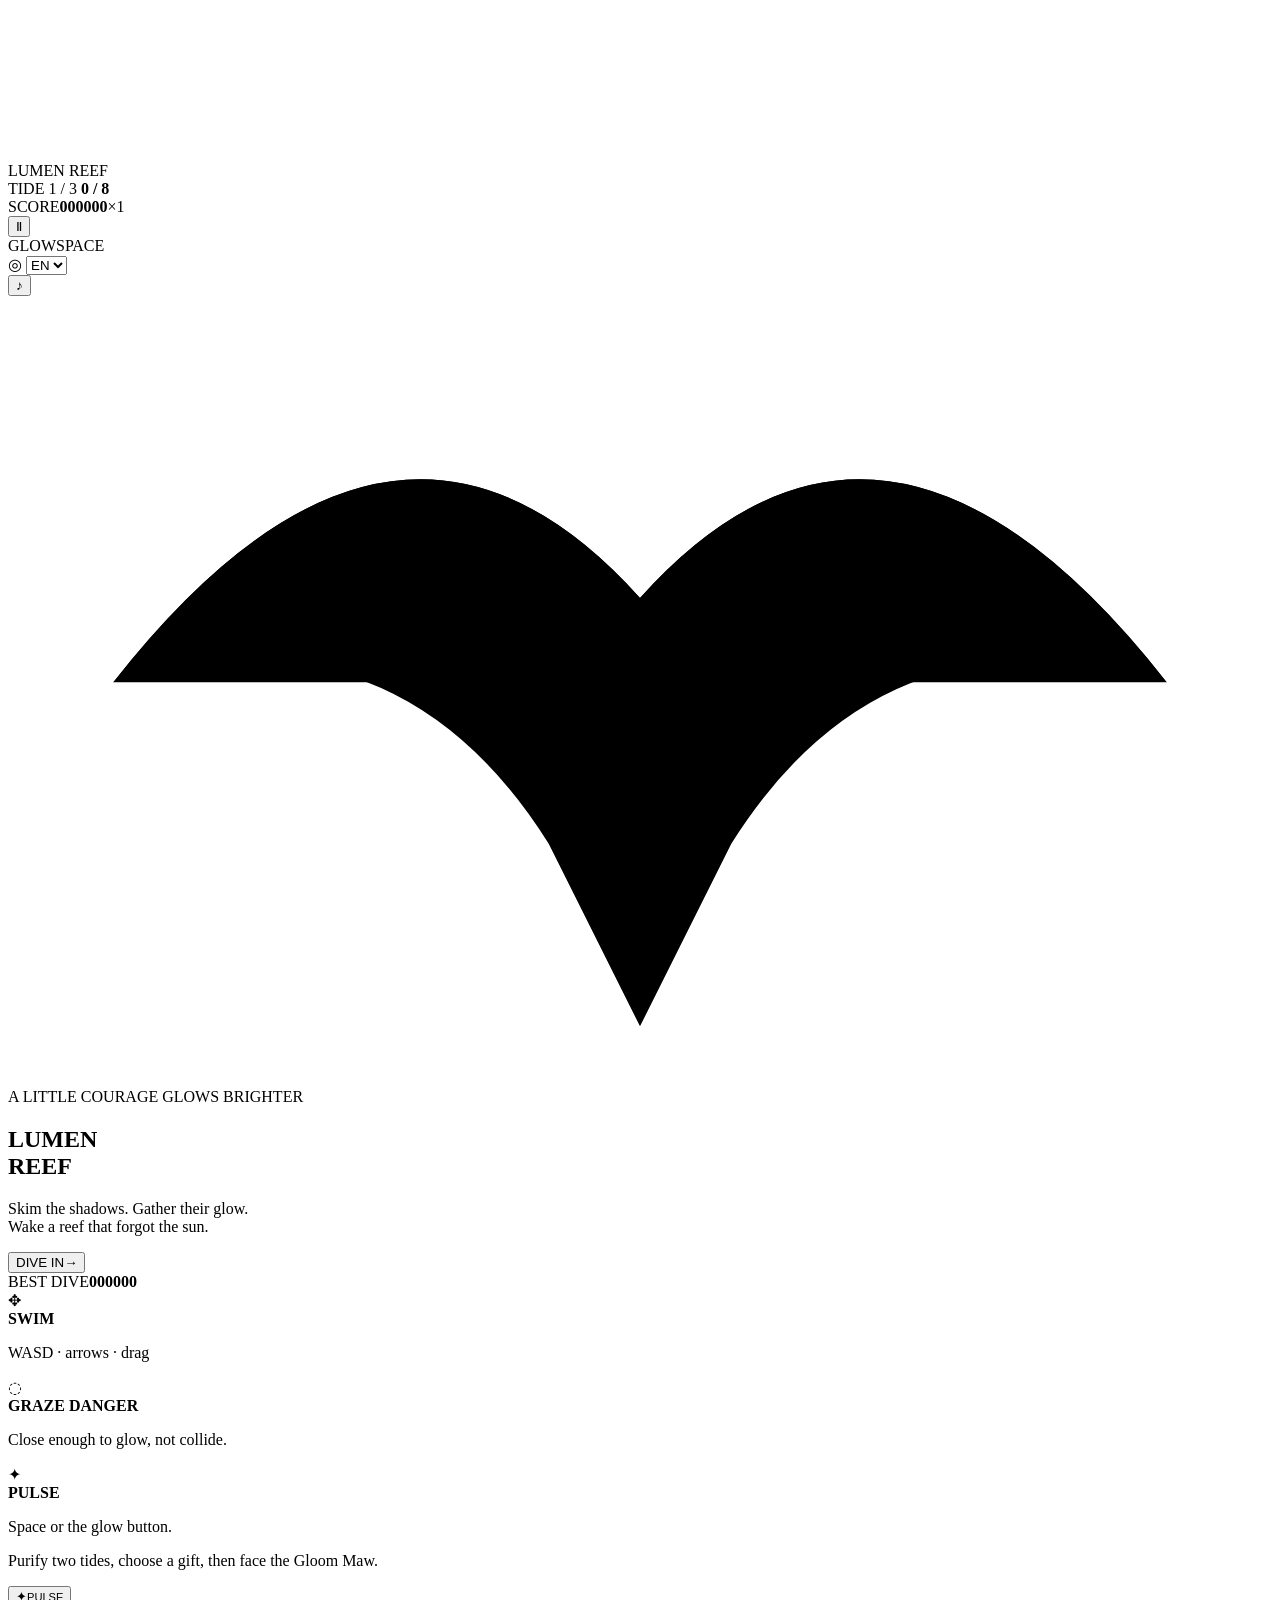
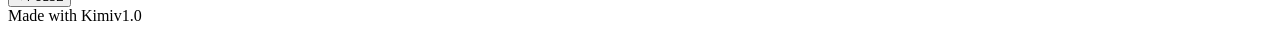
<file: src/index.template.html>
<!doctype html>
<html lang="en">
<head>
  <meta charset="utf-8">
  <meta name="viewport" content="width=device-width,initial-scale=1,viewport-fit=cover,user-scalable=no">
  <meta name="theme-color" content="#031d2a">
  <meta name="description" content="Skim danger, gather light and bring a luminous reef back to life.">
  <title>Lumen Reef</title>
  <style>/*__STYLES__*/</style>
</head>
<body>
  <main id="app">
    <canvas id="game" role="img" aria-label="Lumen Reef game area"></canvas>
    <div class="grain" aria-hidden="true"></div>

    <header id="hud" class="hud hidden" aria-label="Game status">
      <div class="hud-cluster hud-left">
        <div class="mini-brand">LUMEN <span>REEF</span></div>
        <div id="hearts" class="hearts" aria-label="Health"></div>
      </div>
      <div class="tide-panel">
        <span id="tideLabel" class="eyebrow">TIDE 1 / 3</span>
        <strong id="objective">0 / 8</strong>
      </div>
      <div class="hud-cluster hud-right">
        <div class="score-panel"><span class="eyebrow" data-i18n="score">SCORE</span><strong id="score">000000</strong><span id="multiplier" class="multiplier">×1</span></div>
        <button id="pauseButton" class="icon-button" aria-label="Pause" title="Pause (P)">Ⅱ</button>
      </div>
    </header>

    <section id="chargeHud" class="charge-hud hidden" aria-label="Light charge">
      <div class="charge-copy"><span data-i18n="glow">GLOW</span><span id="chargeHint">SPACE</span></div>
      <div class="charge-track"><div id="chargeFill" class="charge-fill"></div><div id="chargeReady" class="charge-ready"></div></div>
    </section>

    <div id="toast" class="toast" role="status" aria-live="polite"></div>
    <div id="announcement" class="sr-only" aria-live="polite"></div>

    <section id="menuScreen" class="screen visible" aria-labelledby="gameTitle">
      <div class="screen-top">
        <div class="language-wrap">
          <span aria-hidden="true">◎</span>
          <select id="languageSelect" aria-label="Language">
            <option value="en">EN</option>
            <option value="fr">FR</option>
            <option value="es">ES</option>
          </select>
        </div>
        <button id="soundButton" class="icon-button sound-button" aria-label="Mute sound" title="Sound (M)">♪</button>
      </div>
      <div class="menu-content">
        <div class="reef-mark" aria-hidden="true">
          <svg viewBox="0 0 180 110"><path class="mark-glow" d="M15 55Q55 4 90 43Q125 4 165 55Q125 43 103 78L90 104L77 78Q55 43 15 55Z"/><path class="mark-line" d="M15 55Q55 4 90 43Q125 4 165 55M90 43L90 104"/><circle cx="72" cy="53" r="3"/><circle cx="108" cy="53" r="3"/></svg>
        </div>
        <p class="kicker" data-i18n="kicker">A LITTLE COURAGE GLOWS BRIGHTER</p>
        <h1 id="gameTitle">LUMEN<br><span>REEF</span></h1>
        <p class="menu-description" data-i18n="tagline">Skim the shadows. Gather their glow.<br>Wake a reef that forgot the sun.</p>
        <button id="startButton" class="primary-button"><span data-i18n="dive">DIVE IN</span><span class="button-arrow">→</span></button>
        <div class="best-line"><span data-i18n="best">BEST DIVE</span><strong id="bestScore">000000</strong></div>
        <div class="how-to">
          <article><div class="how-icon move-icon" aria-hidden="true">✥</div><div><strong data-i18n="moveTitle">SWIM</strong><p data-i18n="moveText">WASD · arrows · drag</p></div></article>
          <article><div class="how-icon graze-icon" aria-hidden="true">◌</div><div><strong data-i18n="grazeTitle">GRAZE DANGER</strong><p data-i18n="grazeText">Close enough to glow, not collide.</p></div></article>
          <article><div class="how-icon pulse-icon" aria-hidden="true">✦</div><div><strong data-i18n="pulseTitle">PULSE</strong><p data-i18n="pulseText">Space or the glow button.</p></div></article>
        </div>
        <p class="menu-footnote" data-i18n="objectiveText">Purify two tides, choose a gift, then face the Gloom Maw.</p>
      </div>
    </section>

    <section id="modalScreen" class="screen modal-screen" aria-live="polite">
      <div id="modalCard" class="modal-card"></div>
    </section>

    <div id="touchControls" class="touch-controls hidden" aria-hidden="true">
      <div id="joystick" class="joystick"><div id="joystickKnob" class="joystick-knob"></div></div>
      <button id="pulseButton" class="pulse-button" tabindex="-1"><span>✦</span><small data-i18n="pulse">PULSE</small></button>
    </div>

    <footer class="footer-note"><span>Made with Kimi</span><span>v1.0</span></footer>
  </main>
  <script>/*__GAME__*/</script>
</body>
</html>
</file>
